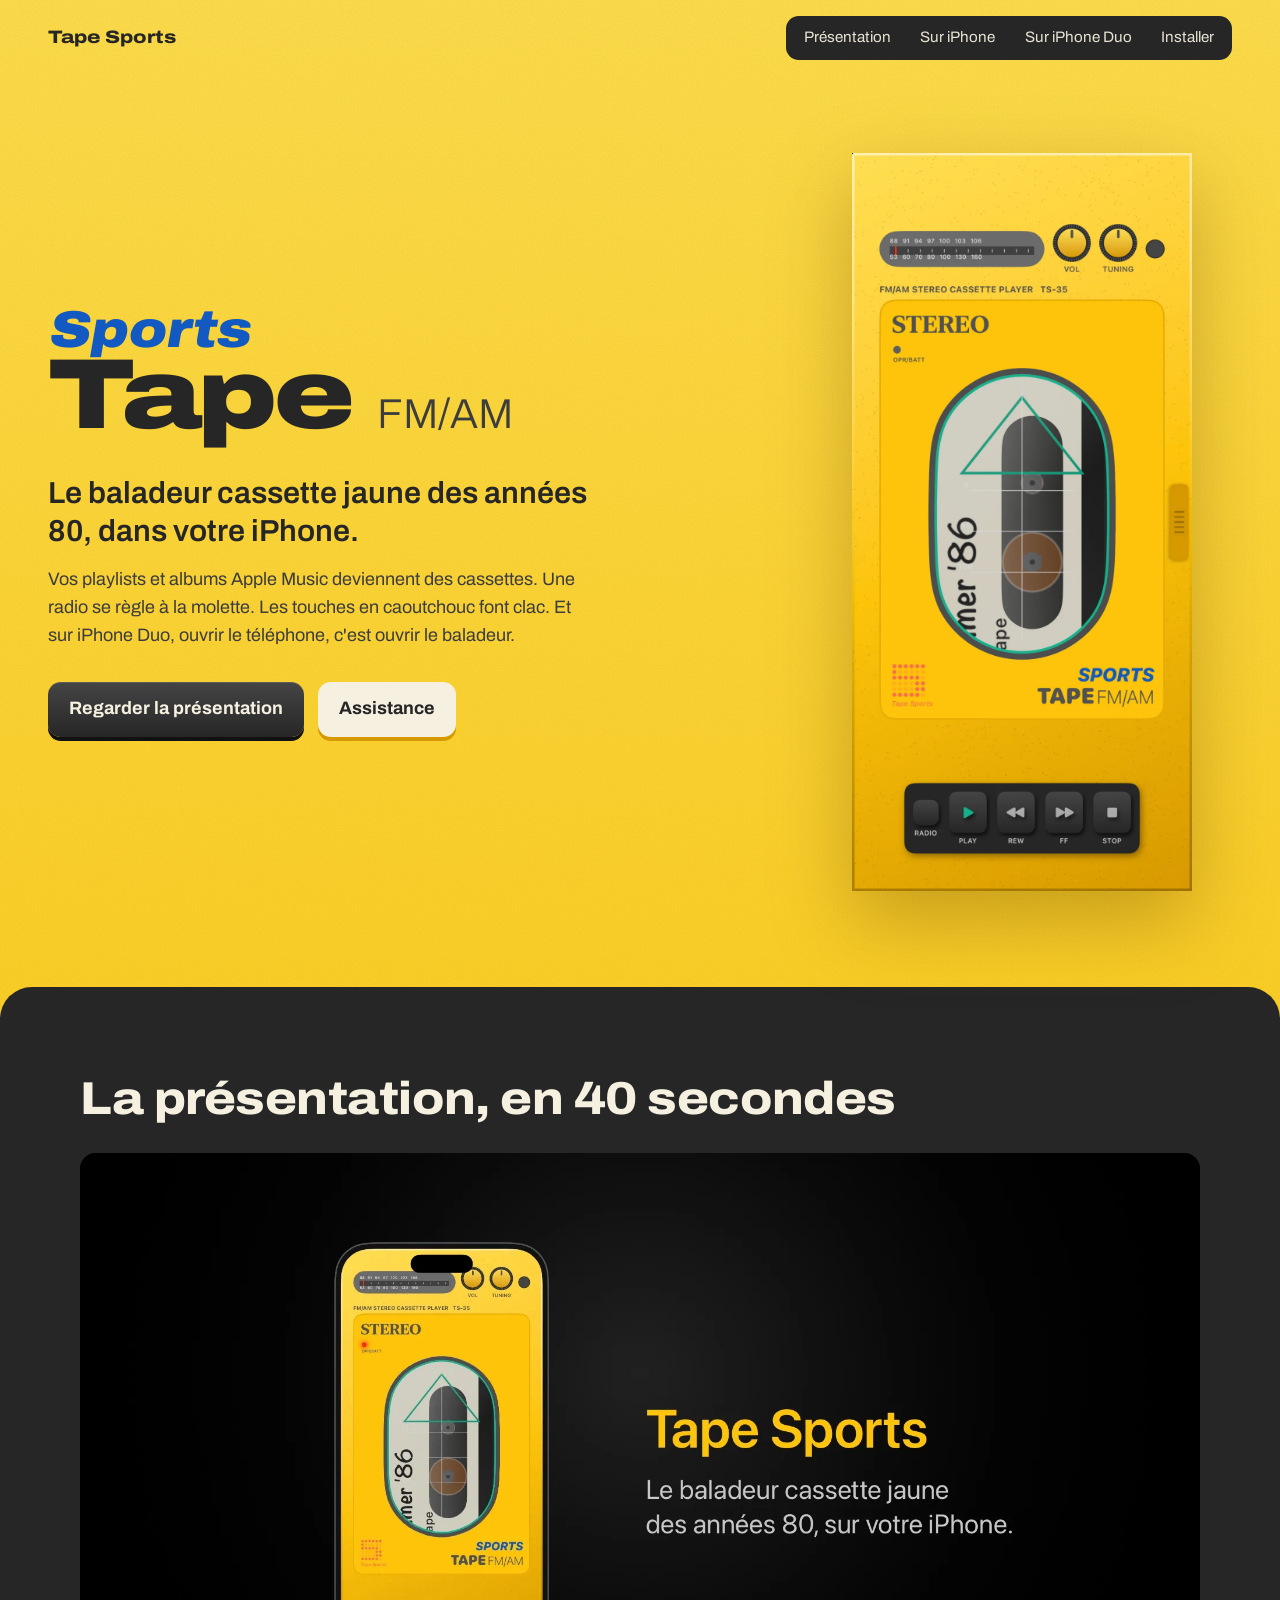
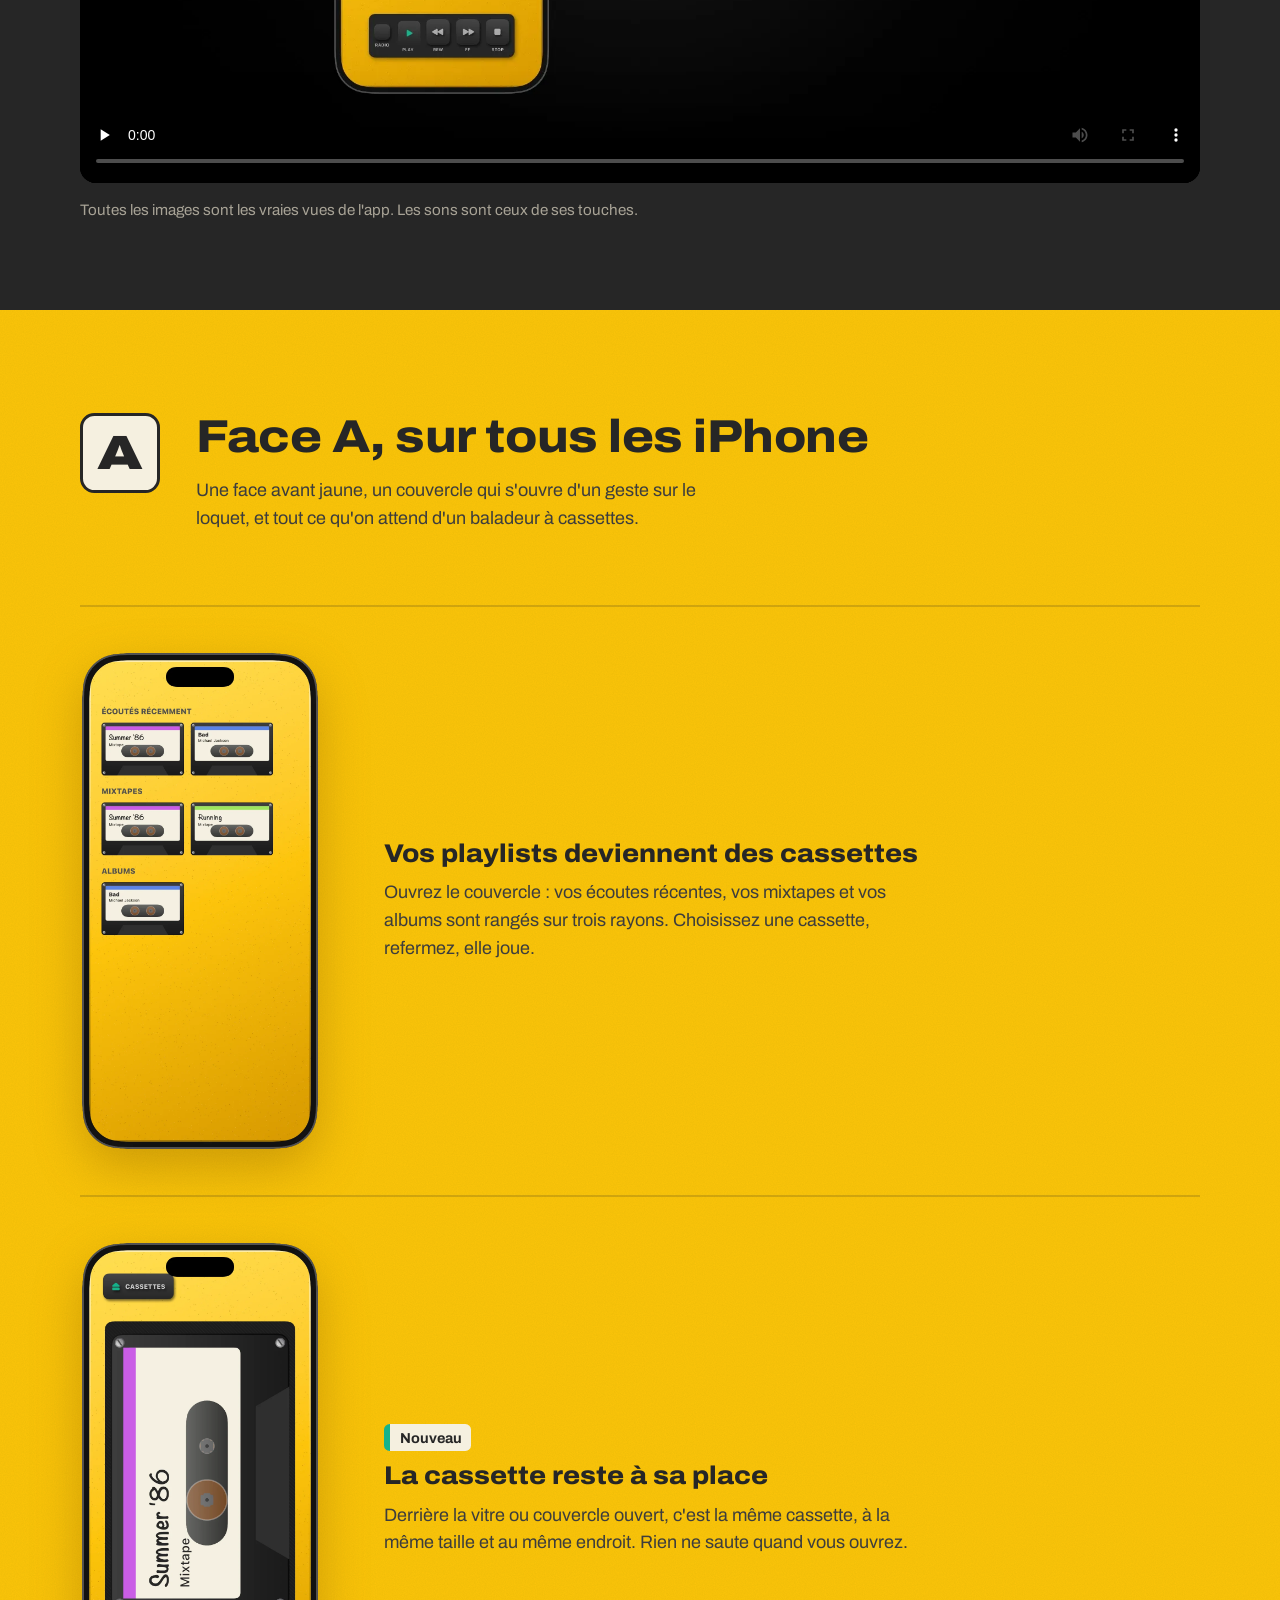
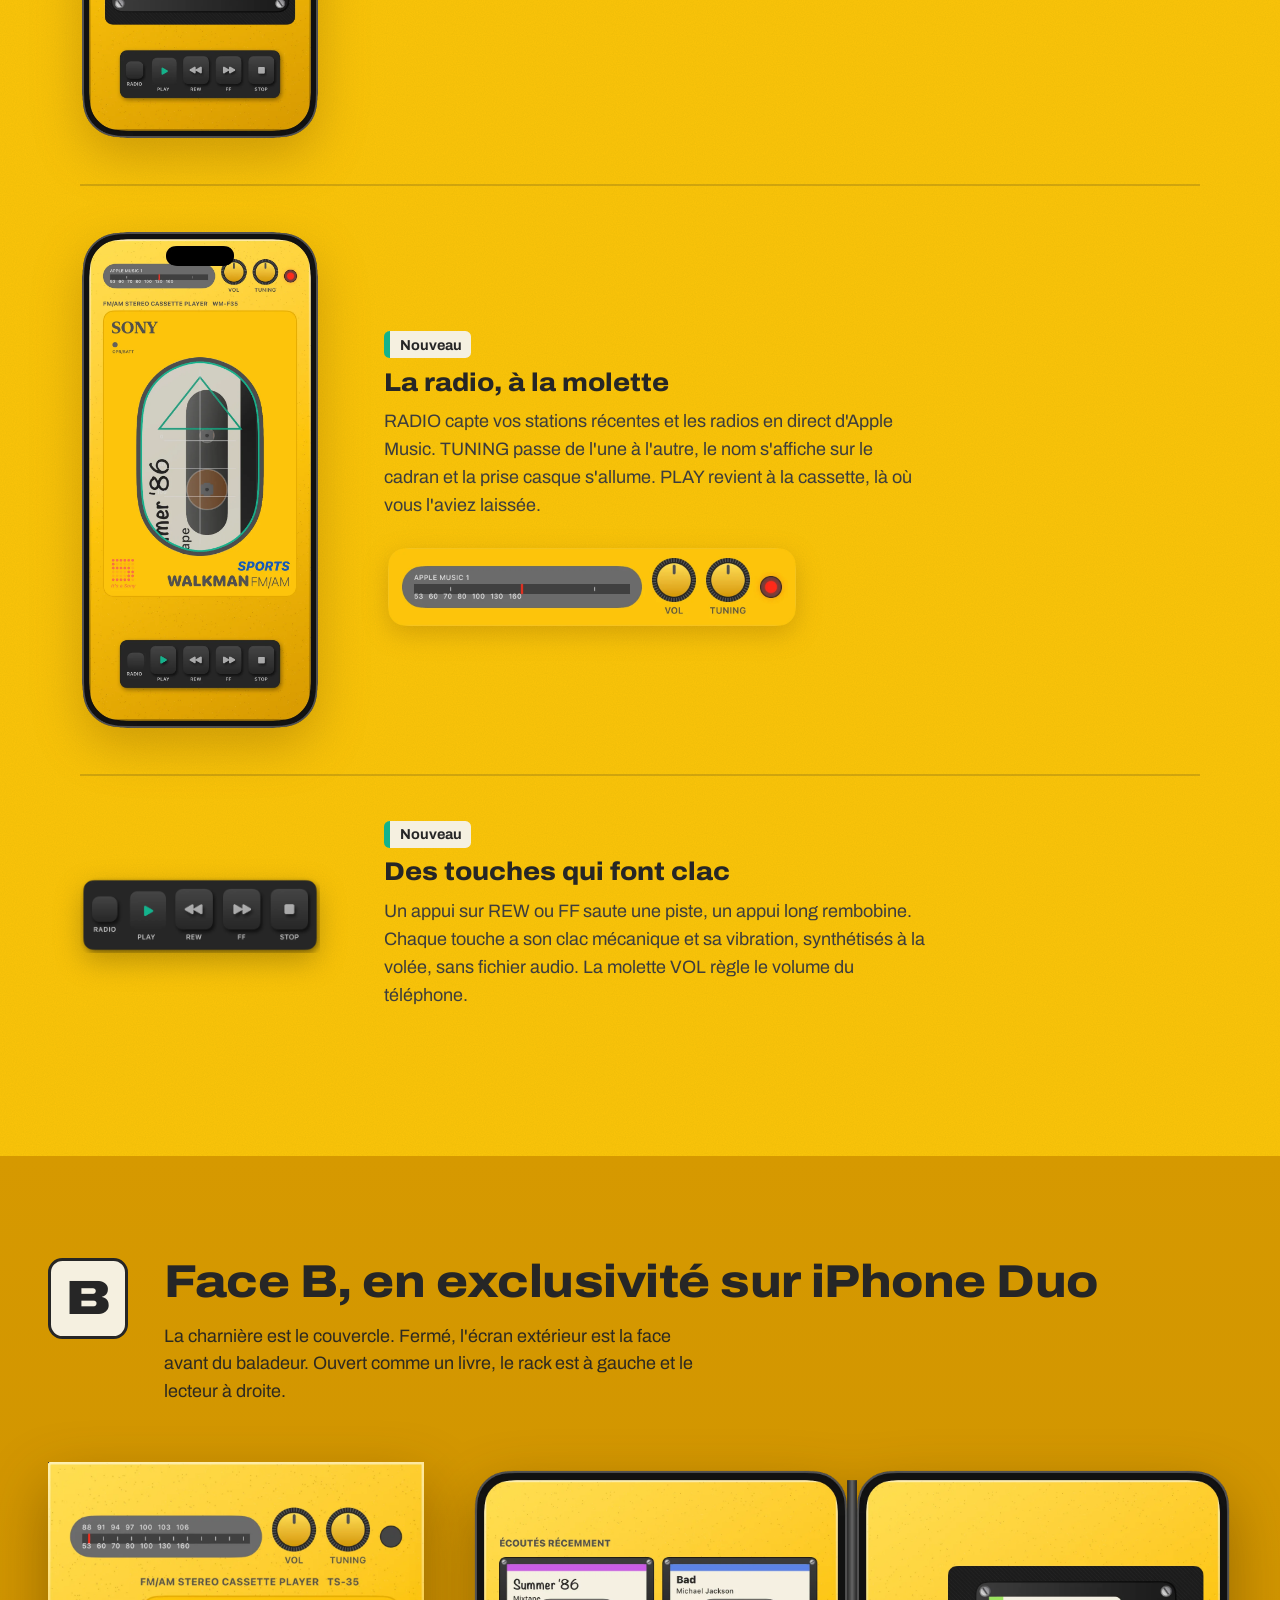
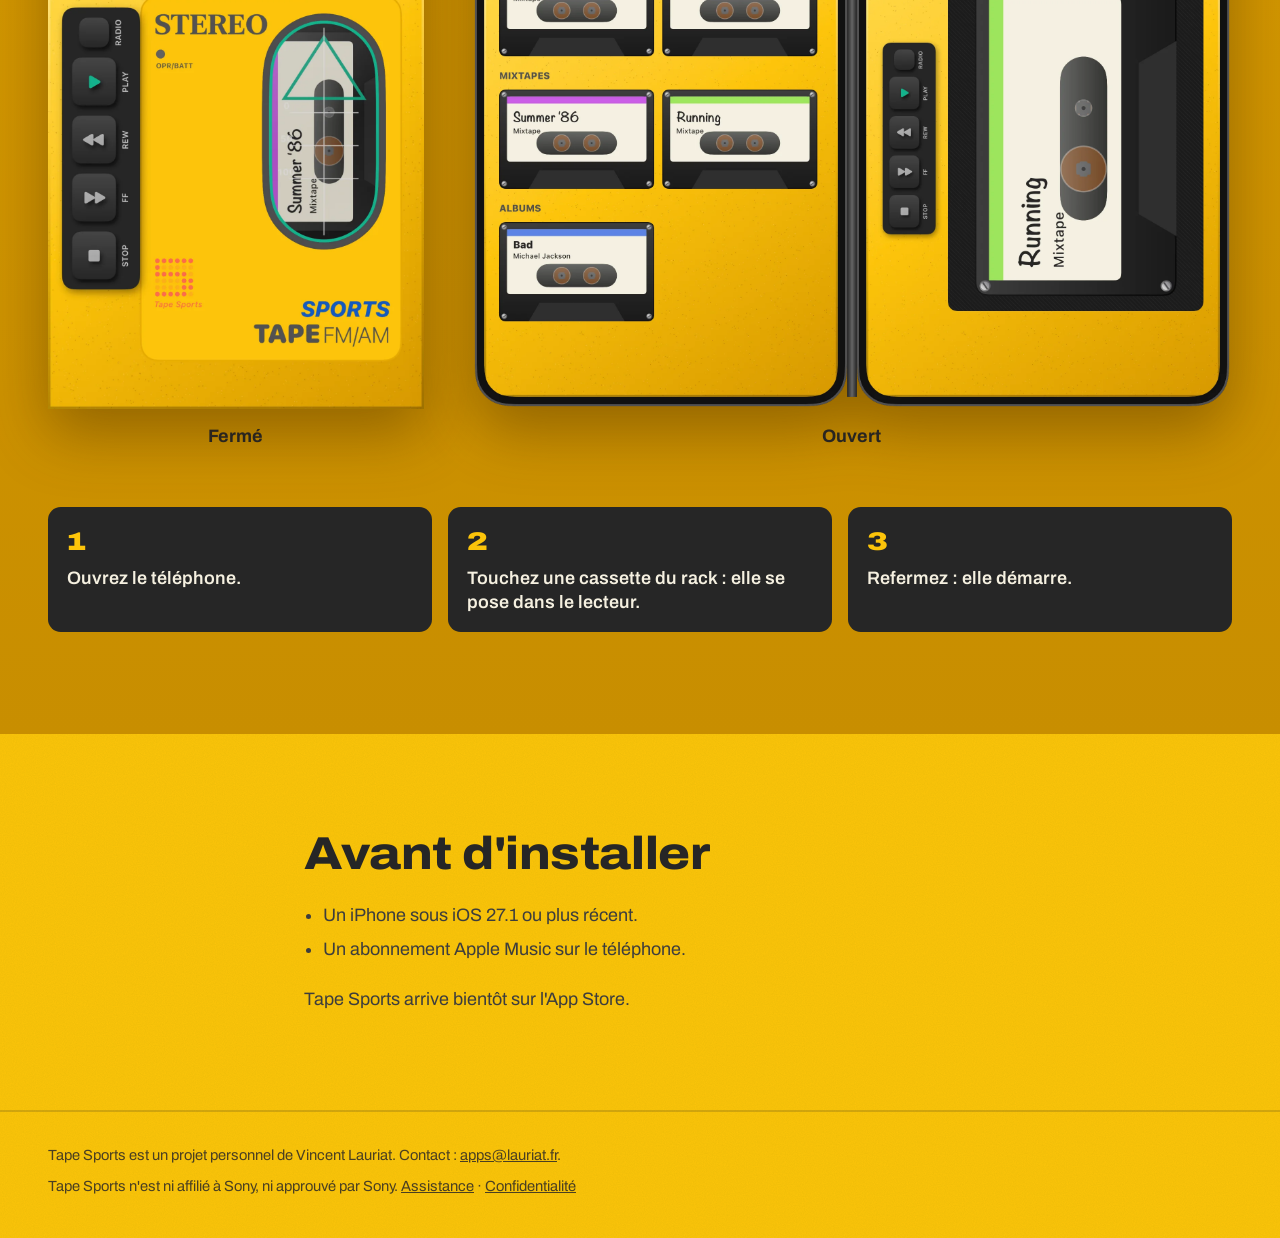
<file: index.html>
<!doctype html>
<html lang="fr">
<head>
  <meta charset="utf-8">
  <meta name="viewport" content="width=device-width, initial-scale=1">
  <title>Tape Sports — le baladeur cassette jaune dans votre iPhone</title>
  <meta name="description" content="Une app iPhone qui transforme le téléphone en baladeur cassette jaune : vos playlists Apple Music en cassettes, une vraie radio, des touches qui font clac. Sur iPhone Duo, la charnière est le couvercle.">
  <meta property="og:title" content="Tape Sports">
  <meta property="og:description" content="Le baladeur cassette jaune des années 80, dans votre iPhone.">
  <meta property="og:image" content="media/keynote-poster.webp">
  <meta name="theme-color" content="#FCC40A">
  <link rel="preconnect" href="https://fonts.googleapis.com">
  <link rel="preconnect" href="https://fonts.gstatic.com" crossorigin>
  <link rel="stylesheet" href="https://fonts.googleapis.com/css2?family=Archivo:ital,wdth,wght@0,62..125,100..900;1,62..125,100..900&display=swap">
  <link rel="stylesheet" href="style.css">
</head>
<body>
  <a class="skip" href="#contenu">Aller au contenu</a>

  <header class="top">
    <a class="brand" href="#">Tape Sports</a>
    <nav aria-label="Sections">
      <a href="#presentation">Présentation</a>
      <a href="#face-a">Sur iPhone</a>
      <a href="#face-b">Sur iPhone Duo</a>
      <a href="#installer">Installer</a>
    </nav>
  </header>

  <main id="contenu">
    <section class="hero" aria-labelledby="titre">
      <div class="hero-text">
        <div class="lockup">
          <p class="mark-sports" aria-hidden="true">Sports</p>
          <h1 id="titre" class="mark-walkman">Tape <span class="mark-fmam">FM/AM</span></h1>
        </div>
        <p class="lede">Le baladeur cassette jaune des années 80, dans votre iPhone.</p>
        <p class="intro">Vos playlists et albums Apple Music deviennent des cassettes. Une radio se règle à la molette. Les touches en caoutchouc font clac. Et sur iPhone Duo, ouvrir le téléphone, c'est ouvrir le baladeur.</p>
        <div class="actions">
          <a class="key key-dark" href="#presentation">Regarder la présentation</a>
          <a class="key key-light" href="support.html">Assistance</a>
        </div>
      </div>
      <figure class="hero-device">
        <img src="img/iphone-front.webp" width="872" height="1896" alt="L'app sur un iPhone : la face avant jaune du baladeur, la cassette Summer '86 derrière la vitre.">
      </figure>
    </section>

    <section id="presentation" class="band" aria-labelledby="titre-video">
      <h2 id="titre-video">La présentation, en 40 secondes</h2>
      <video controls playsinline preload="none" poster="media/keynote-poster.webp" width="1920" height="1080">
        <source src="media/tape-sports-keynote.mp4" type="video/mp4">
        <a href="media/tape-sports-keynote.mp4">Télécharger la vidéo de présentation</a>
      </video>
      <p class="band-note">Toutes les images sont les vraies vues de l'app. Les sons sont ceux de ses touches.</p>
    </section>

    <section id="face-a" class="side" aria-labelledby="titre-a">
      <header class="side-head">
        <p class="side-letter" aria-hidden="true">A</p>
        <div>
          <h2 id="titre-a">Face A, sur tous les iPhone</h2>
          <p>Une face avant jaune, un couvercle qui s'ouvre d'un geste sur le loquet, et tout ce qu'on attend d'un baladeur à cassettes.</p>
        </div>
      </header>

      <article class="track">
        <img src="img/iphone-rack.webp" width="872" height="1816" loading="lazy" alt="Le rack de cassettes : Écoutés récemment, Mixtapes et Albums.">
        <div class="track-text">
          <h3>Vos playlists deviennent des cassettes</h3>
          <p>Ouvrez le couvercle : vos écoutes récentes, vos mixtapes et vos albums sont rangés sur trois rayons. Choisissez une cassette, refermez, elle joue.</p>
        </div>
      </article>

      <article class="track">
        <img src="img/iphone-open.webp" width="872" height="1816" loading="lazy" alt="Le couvercle ouvert : la cassette Summer '86 dans le lecteur, sous le bouton Cassettes.">
        <div class="track-text">
          <p class="new">Nouveau</p>
          <h3>La cassette reste à sa place</h3>
          <p>Derrière la vitre ou couvercle ouvert, c'est la même cassette, à la même taille et au même endroit. Rien ne saute quand vous ouvrez.</p>
        </div>
      </article>

      <article class="track">
        <img src="img/iphone-radio.webp" width="872" height="1816" loading="lazy" alt="L'app en mode radio : la touche RADIO enfoncée, le cadran sur Apple Music 1.">
        <div class="track-text">
          <p class="new">Nouveau</p>
          <h3>La radio, à la molette</h3>
          <p>RADIO capte vos stations récentes et les radios en direct d'Apple Music. TUNING passe de l'une à l'autre, le nom s'affiche sur le cadran et la prise casque s'allume. PLAY revient à la cassette, là où vous l'aviez laissée.</p>
          <img class="detail" src="img/radio-band.webp" width="1248" height="258" loading="lazy" alt="Le cadran FM/AM sur Apple Music 1, les molettes VOL et TUNING, la prise casque allumée en rouge.">
        </div>
      </article>

      <article class="track">
        <img class="track-keys" src="img/transport.webp" width="1128" height="359" loading="lazy" alt="Les touches RADIO, PLAY, REW, FF et STOP, PLAY enfoncée.">
        <div class="track-text">
          <p class="new">Nouveau</p>
          <h3>Des touches qui font clac</h3>
          <p>Un appui sur REW ou FF saute une piste, un appui long rembobine. Chaque touche a son clac mécanique et sa vibration, synthétisés à la volée, sans fichier audio. La molette VOL règle le volume du téléphone.</p>
        </div>
      </article>
    </section>

    <section id="face-b" class="side side-b" aria-labelledby="titre-b">
      <header class="side-head">
        <p class="side-letter" aria-hidden="true">B</p>
        <div>
          <h2 id="titre-b">Face B, en exclusivité sur iPhone Duo</h2>
          <p>La charnière est le couvercle. Fermé, l'écran extérieur est la face avant du baladeur. Ouvert comme un livre, le rack est à gauche et le lecteur à droite.</p>
        </div>
      </header>

      <div class="duo">
        <figure>
          <img src="img/duo-closed.webp" width="1112" height="1618" loading="lazy" alt="iPhone Duo fermé : la face avant du baladeur sur l'écran extérieur, la cassette Summer '86 derrière la vitre.">
          <figcaption>Fermé</figcaption>
        </figure>
        <figure class="duo-open">
          <img src="img/duo-open.webp" width="2236" height="1592" loading="lazy" alt="iPhone Duo ouvert : le rack de cassettes à gauche de la charnière, le lecteur avec la cassette Running à droite.">
          <figcaption>Ouvert</figcaption>
        </figure>
      </div>

      <ol class="steps">
        <li>Ouvrez le téléphone.</li>
        <li>Touchez une cassette du rack : elle se pose dans le lecteur.</li>
        <li>Refermez : elle démarre.</li>
      </ol>
    </section>

    <section id="installer" class="install" aria-labelledby="titre-installer">
      <h2 id="titre-installer">Avant d'installer</h2>
      <ul class="needs">
        <li>Un iPhone sous iOS 27.1 ou plus récent.</li>
        <li>Un abonnement Apple Music sur le téléphone.</li>
      </ul>
      <p>Tape Sports arrive bientôt sur l'App Store.</p>
    </section>
  </main>

  <footer class="foot">
    <p>Tape Sports est un projet personnel de Vincent Lauriat. Contact : <a href="mailto:apps@lauriat.fr">apps@lauriat.fr</a>.</p>
    <p>Tape Sports n'est ni affilié à Sony, ni approuvé par Sony. <a href="support.html">Assistance</a> · <a href="privacy.html">Confidentialité</a></p>
  </footer>
</body>
</html>
</file>
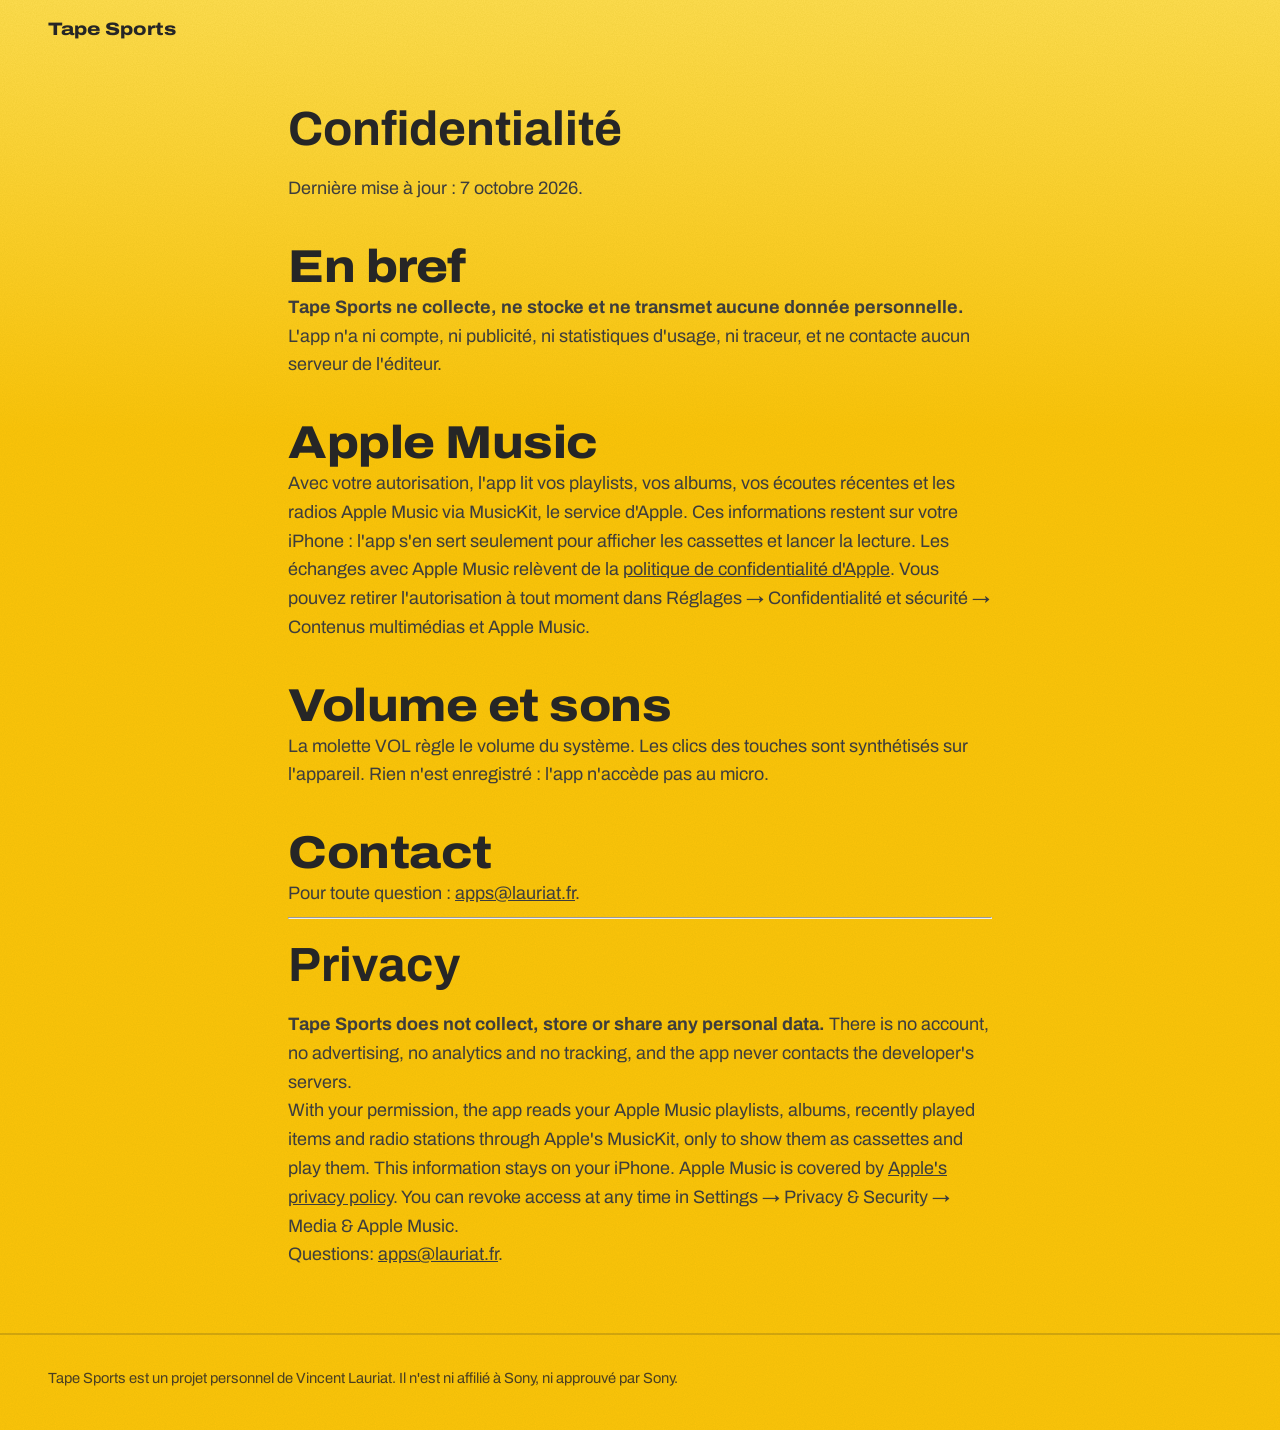
<file: privacy.html>
<!doctype html>
<html lang="fr">
<head>
  <meta charset="utf-8">
  <meta name="viewport" content="width=device-width, initial-scale=1">
  <title>Tape Sports — Confidentialité</title>
  <meta name="description" content="Politique de confidentialité de l'app iPhone Tape Sports : aucune donnée collectée.">
  <meta name="theme-color" content="#FCC40A">
  <link rel="preconnect" href="https://fonts.googleapis.com">
  <link rel="preconnect" href="https://fonts.gstatic.com" crossorigin>
  <link rel="stylesheet" href="https://fonts.googleapis.com/css2?family=Archivo:ital,wdth,wght@0,62..125,100..900;1,62..125,100..900&display=swap">
  <link rel="stylesheet" href="style.css">
  <style>
    .legal { max-width: 46rem; margin: 0 auto; padding: 2rem 1rem 4rem; }
    .legal h1 { font-size: clamp(2rem, 6vw, 3rem); margin-bottom: .5rem; }
    .legal h2 { margin-top: 2.5rem; }
    .legal p, .legal li { line-height: 1.6; }
  </style>
</head>
<body>
  <header class="top">
    <a class="brand" href="support.html">Tape Sports</a>
  </header>

  <main class="legal" id="contenu">
    <h1>Confidentialité</h1>
    <p>Dernière mise à jour : 7 octobre 2026.</p>

    <h2>En bref</h2>
    <p><strong>Tape Sports ne collecte, ne stocke et ne transmet aucune donnée personnelle.</strong> L'app n'a ni compte, ni publicité, ni statistiques d'usage, ni traceur, et ne contacte aucun serveur de l'éditeur.</p>

    <h2>Apple Music</h2>
    <p>Avec votre autorisation, l'app lit vos playlists, vos albums, vos écoutes récentes et les radios Apple Music via MusicKit, le service d'Apple. Ces informations restent sur votre iPhone : l'app s'en sert seulement pour afficher les cassettes et lancer la lecture. Les échanges avec Apple Music relèvent de la <a href="https://www.apple.com/fr/legal/privacy/">politique de confidentialité d'Apple</a>. Vous pouvez retirer l'autorisation à tout moment dans Réglages → Confidentialité et sécurité → Contenus multimédias et Apple Music.</p>

    <h2>Volume et sons</h2>
    <p>La molette VOL règle le volume du système. Les clics des touches sont synthétisés sur l'appareil. Rien n'est enregistré : l'app n'accède pas au micro.</p>

    <h2>Contact</h2>
    <p>Pour toute question : <a href="mailto:apps@lauriat.fr">apps@lauriat.fr</a>.</p>

    <hr>

    <h1 lang="en">Privacy</h1>
    <div lang="en">
      <p><strong>Tape Sports does not collect, store or share any personal data.</strong> There is no account, no advertising, no analytics and no tracking, and the app never contacts the developer's servers.</p>
      <p>With your permission, the app reads your Apple Music playlists, albums, recently played items and radio stations through Apple's MusicKit, only to show them as cassettes and play them. This information stays on your iPhone. Apple Music is covered by <a href="https://www.apple.com/legal/privacy/">Apple's privacy policy</a>. You can revoke access at any time in Settings → Privacy &amp; Security → Media &amp; Apple Music.</p>
      <p>Questions: <a href="mailto:apps@lauriat.fr">apps@lauriat.fr</a>.</p>
    </div>
  </main>

  <footer class="foot">
    <p>Tape Sports est un projet personnel de Vincent Lauriat. Il n'est ni affilié à Sony, ni approuvé par Sony.</p>
  </footer>
</body>
</html>
</file>
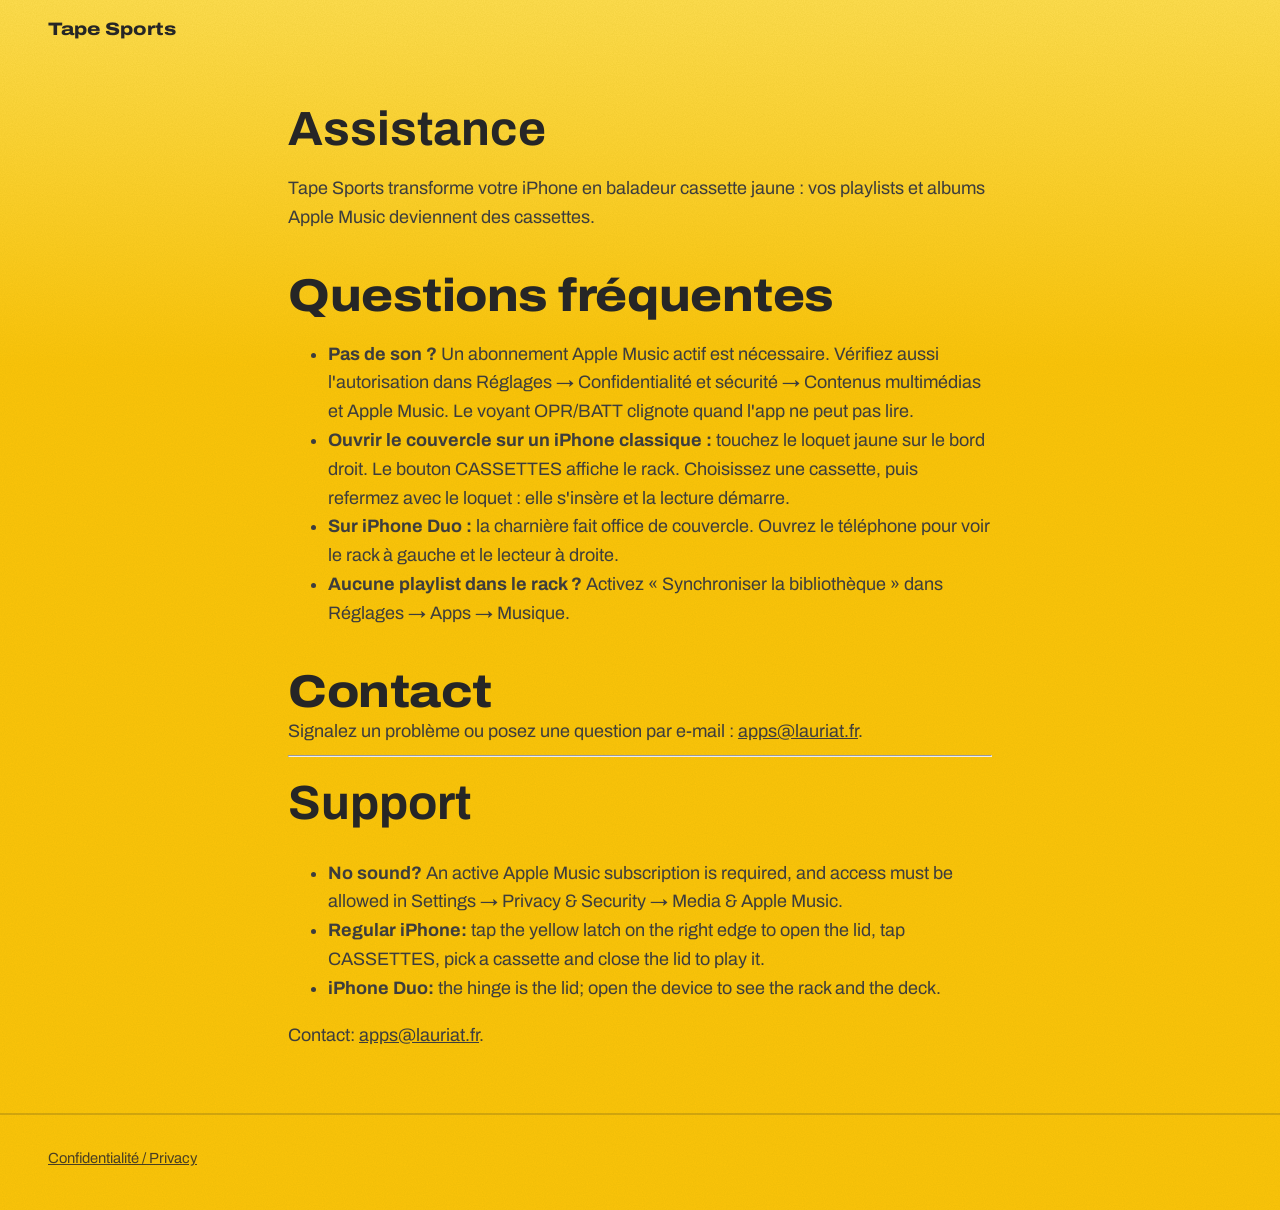
<file: support.html>
<!doctype html>
<html lang="fr">
<head>
  <meta charset="utf-8">
  <meta name="viewport" content="width=device-width, initial-scale=1">
  <title>Tape Sports — Assistance</title>
  <meta name="description" content="Assistance de l'app iPhone Tape Sports : questions fréquentes et contact.">
  <meta name="theme-color" content="#FCC40A">
  <link rel="preconnect" href="https://fonts.googleapis.com">
  <link rel="preconnect" href="https://fonts.gstatic.com" crossorigin>
  <link rel="stylesheet" href="https://fonts.googleapis.com/css2?family=Archivo:ital,wdth,wght@0,62..125,100..900;1,62..125,100..900&display=swap">
  <link rel="stylesheet" href="style.css">
  <style>
    .legal { max-width: 46rem; margin: 0 auto; padding: 2rem 1rem 4rem; }
    .legal h1 { font-size: clamp(2rem, 6vw, 3rem); margin-bottom: .5rem; }
    .legal h2 { margin-top: 2.5rem; }
    .legal p, .legal li { line-height: 1.6; }
  </style>
</head>
<body>
  <header class="top">
    <a class="brand" href="support.html">Tape Sports</a>
  </header>

  <main class="legal" id="contenu">
    <h1>Assistance</h1>
    <p>Tape Sports transforme votre iPhone en baladeur cassette jaune : vos playlists et albums Apple Music deviennent des cassettes.</p>

    <h2>Questions fréquentes</h2>
    <ul>
      <li><strong>Pas de son ?</strong> Un abonnement Apple Music actif est nécessaire. Vérifiez aussi l'autorisation dans Réglages → Confidentialité et sécurité → Contenus multimédias et Apple Music. Le voyant OPR/BATT clignote quand l'app ne peut pas lire.</li>
      <li><strong>Ouvrir le couvercle sur un iPhone classique :</strong> touchez le loquet jaune sur le bord droit. Le bouton CASSETTES affiche le rack. Choisissez une cassette, puis refermez avec le loquet : elle s'insère et la lecture démarre.</li>
      <li><strong>Sur iPhone Duo :</strong> la charnière fait office de couvercle. Ouvrez le téléphone pour voir le rack à gauche et le lecteur à droite.</li>
      <li><strong>Aucune playlist dans le rack ?</strong> Activez « Synchroniser la bibliothèque » dans Réglages → Apps → Musique.</li>
    </ul>

    <h2>Contact</h2>
    <p>Signalez un problème ou posez une question par e-mail : <a href="mailto:apps@lauriat.fr">apps@lauriat.fr</a>.</p>

    <hr>

    <h1 lang="en">Support</h1>
    <div lang="en">
      <ul>
        <li><strong>No sound?</strong> An active Apple Music subscription is required, and access must be allowed in Settings → Privacy &amp; Security → Media &amp; Apple Music.</li>
        <li><strong>Regular iPhone:</strong> tap the yellow latch on the right edge to open the lid, tap CASSETTES, pick a cassette and close the lid to play it.</li>
        <li><strong>iPhone Duo:</strong> the hinge is the lid; open the device to see the rack and the deck.</li>
      </ul>
      <p>Contact: <a href="mailto:apps@lauriat.fr">apps@lauriat.fr</a>.</p>
    </div>
  </main>

  <footer class="foot">
    <p><a href="privacy.html">Confidentialité / Privacy</a></p>
  </footer>
</body>
</html>
</file>
<file: style.css>
/* Walkman Sports — la page est la face avant du WM-F35 : plastique jaune, caoutchouc, sérigraphie.
   Couleurs relevées dans WalkmanSports/Views/Kit/Palette.swift. */
:root {
  --plastic: #FCC40A;
  --plastic-shade: #D69900;
  --plastic-light: #FFDE52;
  --rubber: #262626;
  --rubber-light: #454545;
  --ink: #3D3D3D;
  --sports-blue: #1259C2;
  --window-green: #14B38C;
  --paper: #F5F0E0;
  --led: #FF291A;

  --measure: 34rem;
  --gutter: clamp(1.25rem, 4vw, 3rem);
  --radius-key: 0.8rem;
}

*,
*::before,
*::after { box-sizing: border-box; }

html { scroll-behavior: smooth; }

body {
  margin: 0;
  font-family: "Archivo", system-ui, sans-serif;
  font-variation-settings: "wdth" 100;
  font-size: 1.125rem;
  line-height: 1.55;
  color: var(--ink);
  background-color: var(--plastic);
  /* Grain du plastique moulé. */
  background-image:
    url("data:image/svg+xml,%3Csvg xmlns='http://www.w3.org/2000/svg' width='160' height='160'%3E%3Cfilter id='n'%3E%3CfeTurbulence type='fractalNoise' baseFrequency='.9' numOctaves='2' stitchTiles='stitch'/%3E%3CfeColorMatrix values='0 0 0 0 .55 0 0 0 0 .38 0 0 0 0 0 0 0 0 .22 0'/%3E%3C/filter%3E%3Crect width='100%25' height='100%25' filter='url(%23n)'/%3E%3C/svg%3E"),
    linear-gradient(180deg, var(--plastic-light) 0%, var(--plastic) 30%, var(--plastic) 100%);
}

img { display: block; max-width: 100%; height: auto; }

a { color: inherit; }

:focus-visible {
  outline: 3px solid var(--sports-blue);
  outline-offset: 3px;
  border-radius: 4px;
}

.skip {
  position: absolute;
  left: -999px;
  top: 0.5rem;
  padding: 0.5rem 1rem;
  background: var(--rubber);
  color: var(--paper);
  z-index: 10;
}
.skip:focus { left: 0.5rem; }

h1, h2, h3 { margin: 0; color: var(--rubber); }

h2 {
  font-size: clamp(1.9rem, 3.6vw, 2.9rem);
  font-variation-settings: "wdth" 112;
  font-weight: 800;
  line-height: 1.08;
  letter-spacing: -0.01em;
}

h3 {
  font-size: 1.6rem;
  font-variation-settings: "wdth" 108;
  font-weight: 800;
  line-height: 1.15;
}

p { margin: 0; }

/* En-tête : une bande de caoutchouc, comme la barre de touches. */
.top {
  display: flex;
  align-items: center;
  justify-content: space-between;
  gap: 1rem;
  padding: 1rem var(--gutter);
}

.brand {
  font-weight: 800;
  font-variation-settings: "wdth" 120;
  text-decoration: none;
  color: var(--rubber);
}

.top nav {
  display: flex;
  flex-wrap: wrap;
  gap: 0.25rem;
  padding: 0.3rem;
  border-radius: var(--radius-key);
  background: var(--rubber);
}

.top nav a {
  padding: 0.35rem 0.8rem;
  border-radius: 0.55rem;
  color: #E8E3D3;
  font-size: 0.95rem;
  text-decoration: none;
}
.top nav a:hover { background: var(--rubber-light); }

/* Accroche : la sérigraphie du WM-F35, en très grand. */
.hero {
  display: grid;
  grid-template-columns: minmax(0, 1.25fr) minmax(0, 0.75fr);
  align-items: center;
  gap: clamp(2rem, 5vw, 5rem);
  padding: clamp(2rem, 6vw, 5rem) var(--gutter) clamp(3rem, 8vw, 6rem);
  max-width: 82rem;
  margin: 0 auto;
}

.hero-text { container-type: inline-size; }

/* Tailles en largeur de colonne : la sérigraphie tient toujours dans sa colonne. */
.lockup { line-height: 0.86; }

.mark-sports {
  font-style: italic;
  font-weight: 900;
  font-variation-settings: "wdth" 112;
  font-size: 7.4cqi;
  color: var(--sports-blue);
  margin-left: 0.04em;
}

.mark-walkman {
  font-weight: 900;
  font-variation-settings: "wdth" 125;
  font-size: 14.2cqi;
  letter-spacing: -0.035em;
  color: var(--rubber);
  white-space: nowrap;
}

.mark-fmam {
  font-weight: 300;
  font-variation-settings: "wdth" 100;
  font-size: 0.42em;
  letter-spacing: 0;
  color: var(--ink);
}

.lede {
  margin-top: clamp(1.5rem, 3vw, 2.25rem);
  font-size: clamp(1.4rem, 2.4vw, 1.9rem);
  font-weight: 600;
  line-height: 1.25;
  color: var(--rubber);
  max-width: var(--measure);
}

.intro {
  margin-top: 1rem;
  max-width: var(--measure);
}

.actions {
  display: flex;
  flex-wrap: wrap;
  gap: 0.9rem;
  margin-top: 2rem;
}

/* Boutons en touches de caoutchouc ; l'appui les enfonce. */
.key {
  display: inline-block;
  padding: 0.85rem 1.3rem;
  border-radius: var(--radius-key);
  font-weight: 700;
  text-decoration: none;
  transition: transform 80ms ease, box-shadow 80ms ease;
}
.key-dark {
  background: linear-gradient(180deg, var(--rubber-light), var(--rubber));
  color: var(--paper);
  box-shadow: 0 4px 0 #111, inset 0 1px 0 rgba(255, 255, 255, 0.12);
}
.key-light {
  background: var(--paper);
  color: var(--rubber);
  box-shadow: 0 4px 0 var(--plastic-shade);
}
.key:active { transform: translateY(3px); }
.key-dark:active { box-shadow: 0 1px 0 #111, inset 0 1px 0 rgba(255, 255, 255, 0.12); }
.key-light:active { box-shadow: 0 1px 0 var(--plastic-shade); }

.hero-device { margin: 0; justify-self: center; }
.hero-device img {
  width: min(100%, 22rem);
  max-height: 82vh;
  object-fit: contain;
  filter: drop-shadow(0 30px 40px rgba(110, 70, 0, 0.35));
}

/* Le seul mouvement non déclenché : le téléphone se pose au chargement. */
@media (prefers-reduced-motion: no-preference) {
  .hero-device img { animation: settle 900ms cubic-bezier(.2, .7, .2, 1) both; }
  @keyframes settle {
    from { opacity: 0; transform: translateY(36px); }
    to { opacity: 1; transform: none; }
  }
}
@media (prefers-reduced-motion: reduce) {
  html { scroll-behavior: auto; }
  .key { transition: none; }
}

/* Présentation : la bande de caoutchouc du lecteur. */
.band {
  background: var(--rubber);
  color: #D9D4C5;
  padding: clamp(3rem, 7vw, 5.5rem) var(--gutter);
  border-radius: 2rem 2rem 0 0;
}
.band h2 {
  color: var(--paper);
  max-width: 70rem;
  margin: 0 auto 1.75rem;
}
.band video {
  display: block;
  width: 100%;
  max-width: 70rem;
  height: auto;
  margin: 0 auto;
  border-radius: 1rem;
  background: #000;
}
.band-note {
  max-width: 70rem;
  margin: 1rem auto 0;
  font-size: 0.95rem;
  color: #A8A396;
}

/* Les deux faces de la cassette. */
.side {
  max-width: 76rem;
  margin: 0 auto;
  padding: clamp(3.5rem, 8vw, 6.5rem) var(--gutter);
}

.side-head {
  display: grid;
  grid-template-columns: auto minmax(0, 1fr);
  align-items: start;
  gap: clamp(1rem, 3vw, 2.25rem);
  margin-bottom: clamp(2.5rem, 6vw, 4.5rem);
}
.side-head p:not(.side-letter) {
  margin-top: 0.9rem;
  max-width: var(--measure);
}

/* La lettre de face, comme sur l'étiquette d'une cassette. */
.side-letter {
  display: grid;
  place-items: center;
  width: clamp(3.5rem, 7vw, 5rem);
  aspect-ratio: 1;
  border-radius: 0.9rem;
  background: var(--paper);
  border: 3px solid var(--rubber);
  font-weight: 900;
  font-variation-settings: "wdth" 125;
  font-size: clamp(2rem, 4.5vw, 3rem);
  color: var(--rubber);
}

.track {
  display: grid;
  grid-template-columns: minmax(0, 15rem) minmax(0, 1fr);
  align-items: center;
  gap: clamp(1.5rem, 5vw, 4rem);
  padding: clamp(1.75rem, 4vw, 2.75rem) 0;
  border-top: 2px solid rgba(38, 38, 38, 0.18);
}
.track > img {
  width: 100%;
  filter: drop-shadow(0 18px 24px rgba(110, 70, 0, 0.3));
}
.track > img.track-keys { filter: drop-shadow(0 10px 14px rgba(0, 0, 0, 0.25)); }
.track-text { max-width: var(--measure); }
.track-text h3 + p { margin-top: 0.7rem; }

.detail {
  margin-top: 1.5rem;
  width: min(100%, 26rem);
  filter: drop-shadow(0 8px 12px rgba(110, 70, 0, 0.25));
}

/* Étiquette « Nouveau » : un bout de papier de cassette. */
.new {
  display: inline-block;
  margin-bottom: 0.6rem;
  padding: 0.15rem 0.6rem;
  border-radius: 0.35rem;
  background: var(--paper);
  border-left: 0.4rem solid var(--window-green);
  font-size: 0.9rem;
  font-weight: 700;
  color: var(--rubber);
}

.side-b {
  max-width: none;
  background: var(--plastic-shade);
  background: linear-gradient(180deg, var(--plastic-shade), #C88E00);
}
.side-b > * { max-width: 76rem; margin-left: auto; margin-right: auto; }
.side-b .side-head { margin-bottom: clamp(2rem, 5vw, 3.5rem); }
.side-b .side-head p:not(.side-letter) { color: #2E2A20; }

.duo {
  display: grid;
  grid-template-columns: minmax(0, 0.42fr) minmax(0, 0.85fr);
  align-items: end;
  gap: clamp(1.25rem, 4vw, 3rem);
}
.duo figure { margin: 0; }
.duo img { width: 100%; filter: drop-shadow(0 24px 30px rgba(60, 35, 0, 0.4)); }
.duo figcaption {
  margin-top: 0.9rem;
  font-weight: 700;
  color: var(--rubber);
  text-align: center;
}

.steps {
  display: grid;
  grid-template-columns: repeat(3, minmax(0, 1fr));
  gap: 1rem;
  margin: clamp(2.5rem, 5vw, 3.5rem) auto 0;
  padding: 0;
  list-style: none;
  counter-reset: step;
}
.steps li {
  counter-increment: step;
  padding: 1.1rem 1.2rem;
  border-radius: var(--radius-key);
  background: var(--rubber);
  color: var(--paper);
  font-weight: 600;
  line-height: 1.35;
}
.steps li::before {
  content: counter(step);
  display: block;
  margin-bottom: 0.4rem;
  font-weight: 900;
  font-variation-settings: "wdth" 125;
  font-size: 1.6rem;
  color: var(--plastic);
}

/* Installer. */
.install {
  max-width: 48rem;
  margin: 0 auto;
  padding: clamp(3.5rem, 8vw, 6rem) var(--gutter);
}
.install h2 { margin-bottom: 1.4rem; }
.needs {
  margin: 0 0 1.4rem;
  padding-left: 1.2rem;
}
.needs li + li { margin-top: 0.35rem; }
.install p + pre,
.install pre + p { margin-top: 1.2rem; }
code {
  font-family: ui-monospace, "SF Mono", Menlo, monospace;
  font-size: 0.92em;
}
pre {
  overflow-x: auto;
  margin: 1.2rem 0 0;
  padding: 1.1rem 1.25rem;
  border-radius: var(--radius-key);
  background: var(--rubber);
  color: var(--paper);
  line-height: 1.6;
}
.sim { color: #5A4A1E; font-size: 1rem; }

.foot {
  padding: 2rem var(--gutter) 2.5rem;
  border-top: 2px solid rgba(38, 38, 38, 0.18);
  font-size: 0.92rem;
  color: #4A3F22;
}
.foot p { max-width: 46rem; }
.foot p + p { margin-top: 0.5rem; }

/* Mobile. */
@media (max-width: 52rem) {
  .hero { grid-template-columns: 1fr; }
  .hero-device img { width: min(100%, 17rem); }
  .track { grid-template-columns: minmax(0, 9rem) minmax(0, 1fr); align-items: start; }
  .duo { grid-template-columns: 1fr; }
  .duo figure:first-child { max-width: 16rem; margin: 0 auto; }
  .steps { grid-template-columns: 1fr; }
}

@media (max-width: 34rem) {
  .top { flex-direction: column; align-items: flex-start; }
  .track { grid-template-columns: 1fr; }
  .track > img:not(.track-keys) { max-width: 12rem; }
}
</file>
